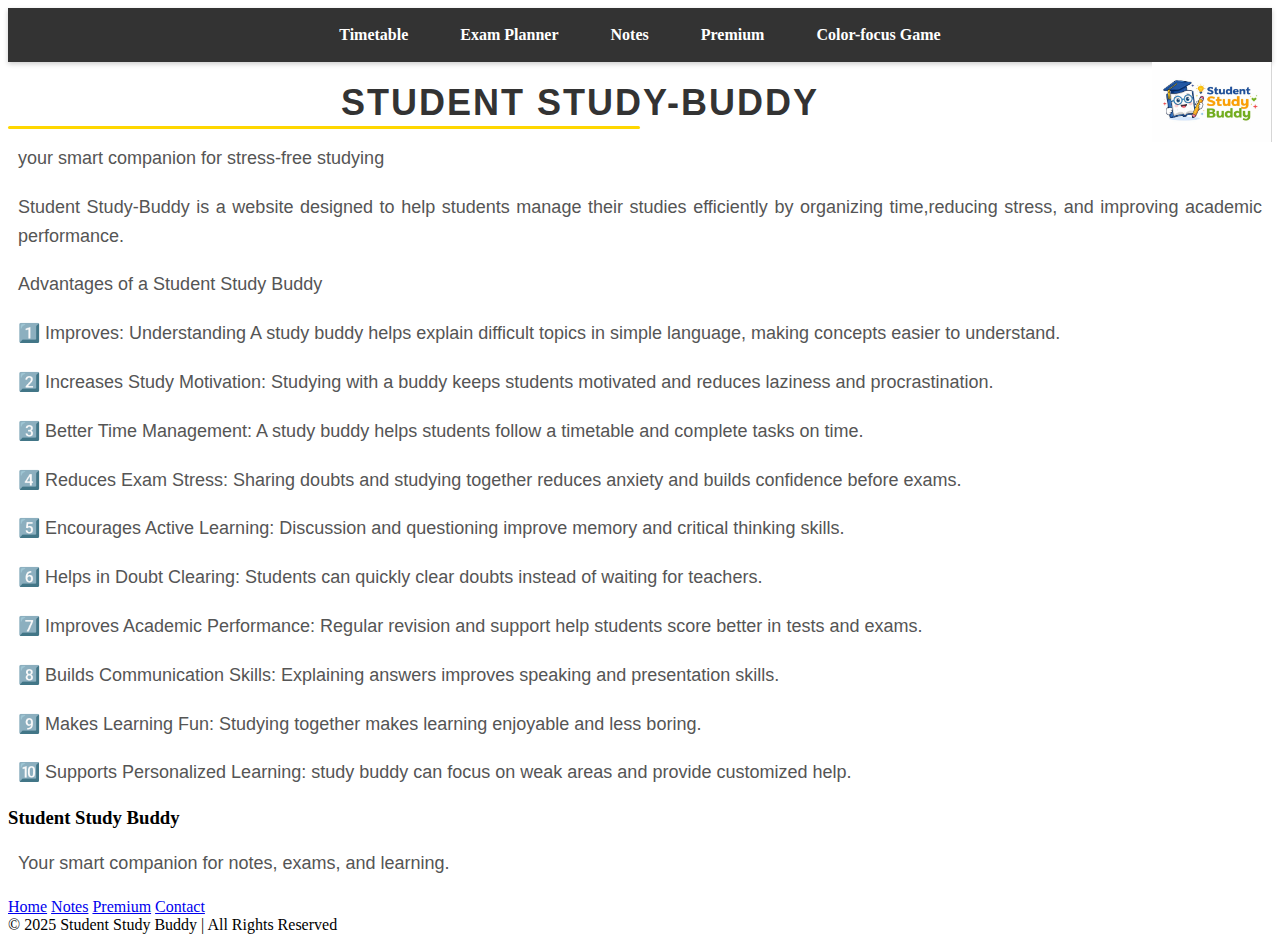
<file: index.html>
<!DOCTYPE html>
<html lang="en">
<head>
  <meta charset="UTF-8">
  <title>student study-buddy</title>
  <link href="design.css" rel="stylesheet">
  <style>
    .logo { width: 120px; height: auto; float: right; }
  </style>
</head>

<body>

  <nav class="navbar">
  <a href="timetable.html">Timetable</a>
  <a href="exam.html">Exam Planner</a>
  <a href="notes.html">Notes</a>
  <a href="premium.html">Premium</a>
  <a href="s.html">Color-focus Game</a>

</nav>

 <nav>
    <a href="sonam.html">
      <img class="logo" src="images/logo.png" alt="logo">
    </a>
  </nav>


  <script src="script.js"></script>
  <header>
  <h1>Student Study-Buddy</h1>
  <p>your smart companion for stress-free studying</p>
  
  
</header>
  <p>
    Student Study-Buddy is a website designed to help students manage their studies efficiently  by organizing time,reducing stress, and improving academic performance.</p>
  <p>Advantages of a Student Study Buddy</p>
<p>1️⃣ Improves: Understanding

A study buddy helps explain difficult topics in simple language, making concepts easier to understand.</p>

<p>2️⃣ Increases Study Motivation:

Studying with a buddy keeps students motivated and reduces laziness and procrastination.</p>

<P>3️⃣ Better Time Management:

A study buddy helps students follow a timetable and complete tasks on time.</P>

<P>4️⃣ Reduces Exam Stress:

Sharing doubts and studying together reduces anxiety and builds confidence before exams.</P>

<P>5️⃣ Encourages Active Learning:

Discussion and questioning improve memory and critical thinking skills.</p>

<P>6️⃣ Helps in Doubt Clearing:

Students can quickly clear doubts instead of waiting for teachers.</P>

<p>7️⃣ Improves Academic Performance:

Regular revision and support help students score better in tests and exams.</p>

<P>8️⃣ Builds Communication Skills:

Explaining answers improves speaking and presentation skills.</P>

<P>9️⃣ Makes Learning Fun:

Studying together makes learning enjoyable and less boring.</P>

<P>🔟 Supports Personalized Learning:

 study buddy can focus on weak areas and provide customized help.</p>
</body>


<footer class="footer">
  <div class="footer-content">
    <h3>Student Study Buddy</h3>
    <p>Your smart companion for notes, exams, and learning.</p>

    <div class="footer-links">
      <a href="#">Home</a>
      <a href="#">Notes</a>
      <a href="#">Premium</a>
      <a href="#">Contact</a>
    </div>

    <div class="footer-bottom">
      © 2025 Student Study Buddy | All Rights Reserved
    </div>
  </div>
</footer>
</file>
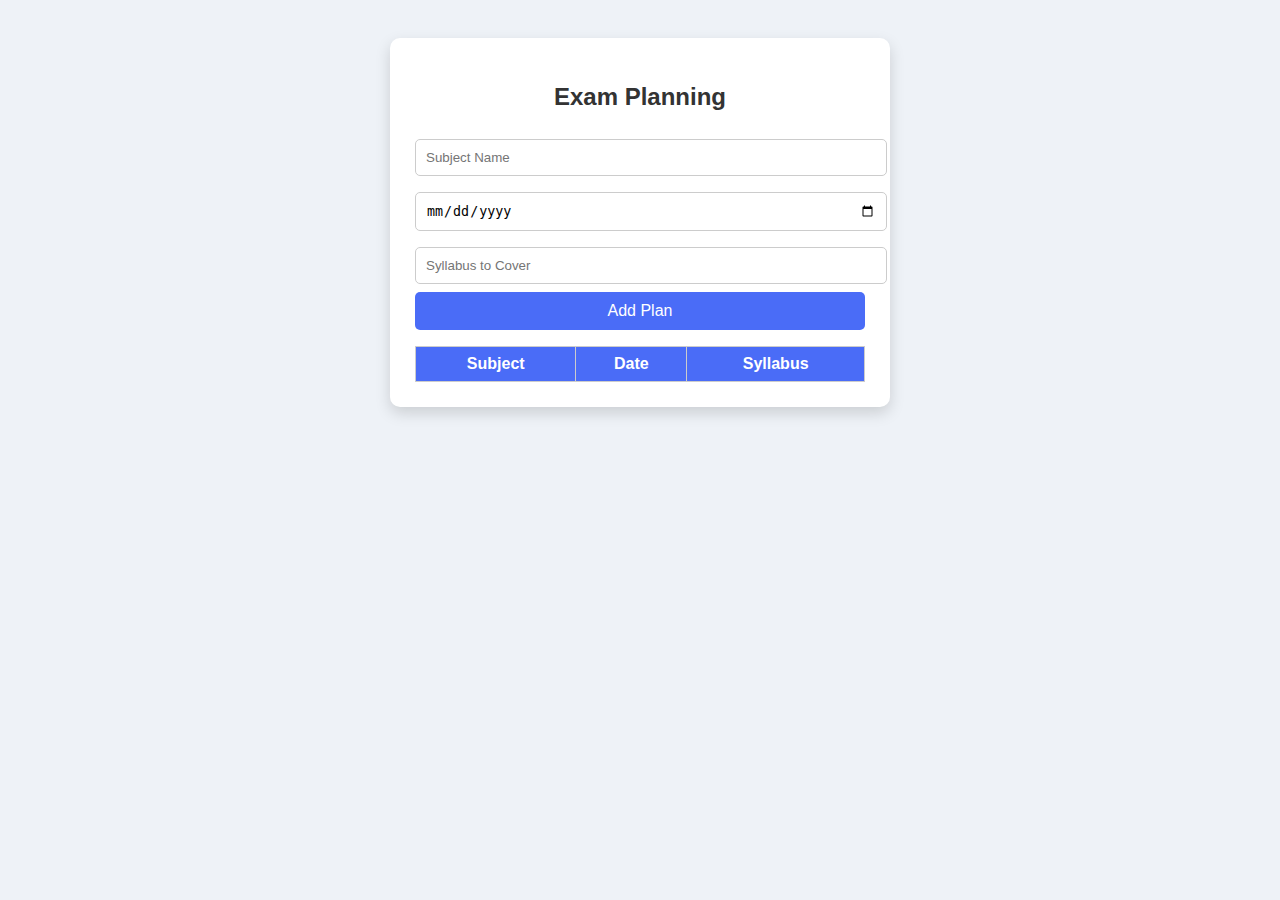
<file: exam.html>
<!DOCTYPE html>
<html>
<head>
  <title>Exam Planner</title>

  <style>
    body {
      font-family: Arial, sans-serif;
      background-color: #eef2f7;
      display: flex;
      justify-content: center;
      padding: 30px;
    }

    #planner {
      background: white;
      width: 450px;
      padding: 25px;
      border-radius: 10px;
      box-shadow: 0 6px 15px rgba(0,0,0,0.15);
    }

    h2 {
      text-align: center;
      color: #333;
    }

    input {
      width: 100%;
      padding: 10px;
      margin: 8px 0;
      border-radius: 5px;
      border: 1px solid #ccc;
    }

    button {
      width: 100%;
      padding: 10px;
      background-color: #4a6cf7;
      color: white;
      border: none;
      border-radius: 5px;
      font-size: 16px;
      cursor: pointer;
    }

    button:hover {
      background-color: #3655d8;
    }

    #message {
      color: red;
      text-align: center;
      margin-top: 8px;
    }

    table {
      width: 100%;
      border-collapse: collapse;
      margin-top: 15px;
    }

    th, td {
      border: 1px solid #ccc;
      padding: 8px;
      text-align: center;
    }

    th {
      background-color: #4a6cf7;
      color: white;
    }

    tr:nth-child(even) {
      background-color: #f3f6ff;
    }
  </style>
</head>

<body>

<div id="planner">
  <h2>Exam Planning</h2>

  <input type="text" id="subject" placeholder="Subject Name">
  <input type="date" id="date">
  <input type="text" id="syllabus" placeholder="Syllabus to Cover">
  <button onclick="addPlan()">Add Plan</button>

  <p id="message"></p>

  <table>
    <thead>
      <tr>
        <th>Subject</th>
        <th>Date</th>
        <th>Syllabus</th>
      </tr>
    </thead>
    <tbody id="planList"></tbody>
  </table>
</div>

<script>
function addPlan() {
  const subject = document.getElementById("subject").value.trim();
  const date = document.getElementById("date").value;
  const syllabus = document.getElementById("syllabus").value.trim();
  const message = document.getElementById("message");
  const list = document.getElementById("planList");

  if (subject === "" || date === "" || syllabus === "") {
    message.textContent = "Please fill all fields.";
    return;
  }

  message.textContent = "";

  const row = document.createElement("tr");
  row.innerHTML = `
    <td>${subject}</td>
    <td>${date}</td>
    <td>${syllabus}</td>
  `;

  list.appendChild(row);

  document.getElementById("subject").value = "";
  document.getElementById("date").value = "";
  document.getElementById("syllabus").value = "";
}
</script>
</body>
</html>
</file>
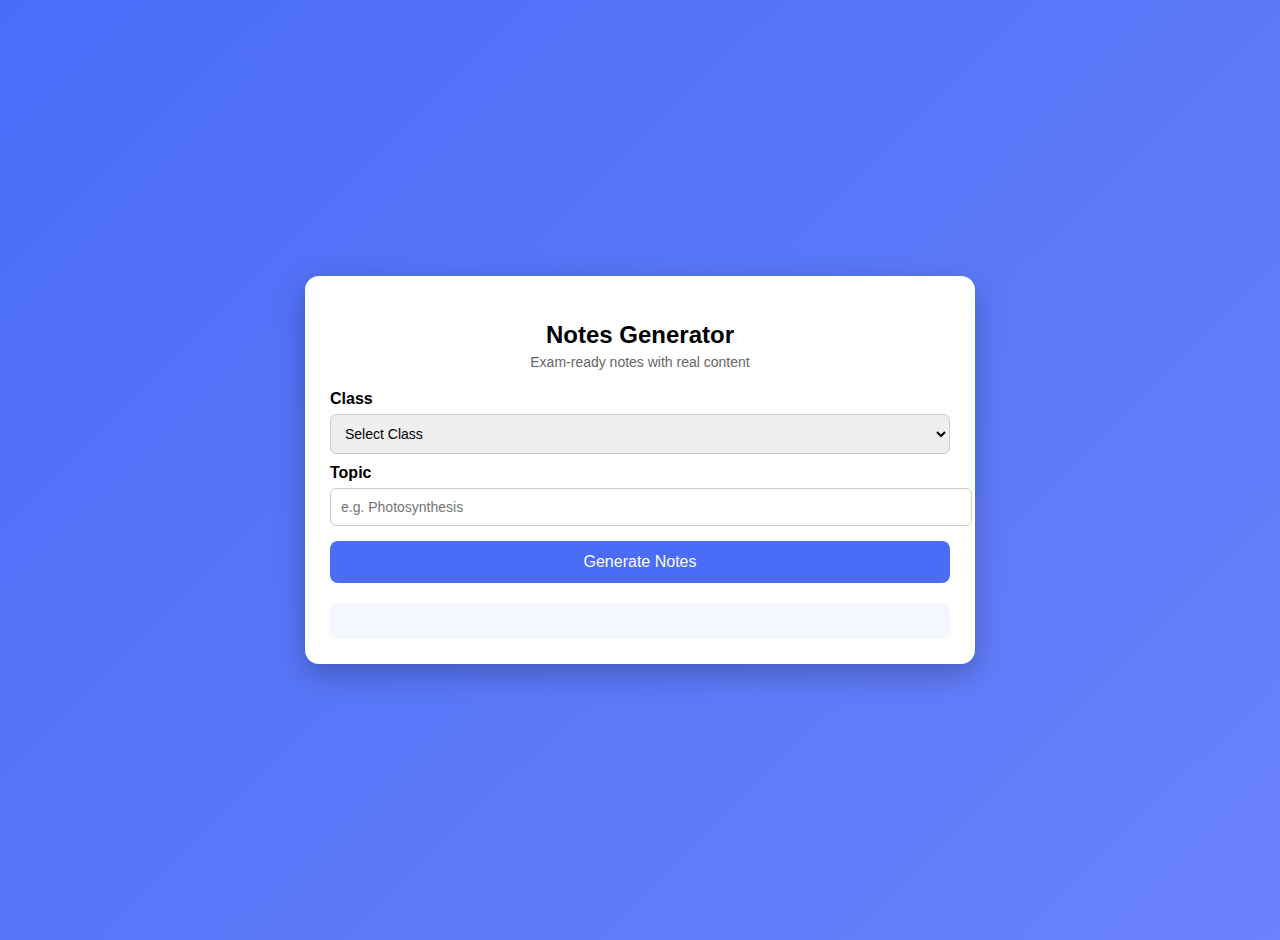
<file: notes.html>
<!DOCTYPE html>
<html lang="en">
<head>
  <title>Premium Notes Generator</title>
  <meta name="viewport" content="width=device-width, initial-scale=1.0">

  <style>
    body {
      margin: 0;
      font-family: "Segoe UI", Arial, sans-serif;
      background: linear-gradient(135deg, #4a6cf7, #6a82fb);
      min-height: 100vh;
      display: flex;
      justify-content: center;
      align-items: center;
      padding: 20px;
    }

    .card {
      background: #ffffff;
      width: 100%;
      max-width: 620px;
      border-radius: 14px;
      padding: 25px;
      box-shadow: 0 10px 30px rgba(0,0,0,0.25);
    }

    h2 {
      text-align: center;
      margin-bottom: 5px;
    }

    .subtitle {
      text-align: center;
      color: #666;
      font-size: 14px;
      margin-bottom: 20px;
    }

    label {
      font-weight: 600;
      margin-top: 10px;
      display: block;
    }

    select, input {
      width: 100%;
      padding: 10px;
      margin-top: 6px;
      border-radius: 6px;
      border: 1px solid #ccc;
      font-size: 14px;
    }

    button {
      width: 100%;
      margin-top: 15px;
      padding: 12px;
      background: #4a6cf7;
      color: white;
      border: none;
      border-radius: 8px;
      font-size: 16px;
      cursor: pointer;
    }

    button:hover {
      background: #3655d8;
    }

    .notes {
      margin-top: 20px;
      background: #f5f7ff;
      padding: 18px;
      border-radius: 8px;
      font-size: 14px;
      line-height: 1.7;
      white-space: pre-line;
    }

    .badge {
      display: inline-block;
      background: #4a6cf7;
      color: white;
      padding: 3px 8px;
      border-radius: 5px;
      font-size: 12px;
      margin-bottom: 10px;
    }
  </style>
</head>

<body>

<div class="card">
  <h2>Notes Generator</h2>
  <div class="subtitle">Exam-ready notes with real content</div>

  <label>Class</label>
  <select id="class">
    <option value="">Select Class</option>
    <option>Class 6</option>
    <option>Class 7</option>
    <option>Class 8</option>
    <option>Class 9</option>
    <option>Class 10</option>
  </select>

  <label>Topic</label>
  <input type="text" id="topic" placeholder="e.g. Photosynthesis">

  <button onclick="generateNotes()">Generate Notes</button>

  <div id="notes" class="notes"></div>
</div>

<script>
function generateNotes() {
  const cls = document.getElementById("class").value;
  const topic = document.getElementById("topic").value.trim().toLowerCase();
  const notesBox = document.getElementById("notes");

  if (cls === "" || topic === "") {
    notesBox.textContent = "Please select a class and enter a topic.";
    return;
  }

  let notes = "";

  // 🌿 PHOTOSYNTHESIS NOTES
  if (topic === "photosynthesis") {
    notes =
`📘 Class: ${cls}
📌 Topic: Photosynthesis

Definition:
Photosynthesis is the process by which green plants prepare their own food using sunlight, carbon dioxide, and water.

Chemical Equation:
6CO₂ + 6H₂O → C₆H₁₂O₆ + 6O₂
(Carbon dioxide + Water → Glucose + Oxygen)

Raw Materials Required:
• Sunlight
• Chlorophyll
• Carbon dioxide
• Water

Process of Photosynthesis:
1. Absorption of light energy by chlorophyll
2. Conversion of light energy into chemical energy
3. Splitting of water into hydrogen and oxygen
4. Formation of glucose

Importance of Photosynthesis:
• Provides food for plants
• Releases oxygen necessary for life
• Maintains balance of gases in the atmosphere

Conclusion:
Photosynthesis is essential for life on Earth as it forms the base of the food chain.`;
  }

  // 📘 GENERAL NOTES
  else {
    notes =
`📘 Class: ${cls}
📌 Topic: ${topic.charAt(0).toUpperCase() + topic.slice(1)}

Definition:
${topic} is an important topic included in the ${cls} syllabus.

Explanation:
This topic explains basic concepts in a clear and structured manner to help students understand the subject.

Key Points:
• Important for exams
• Builds basic understanding
• Helps in higher studies

Conclusion:
Understanding ${topic} improves conceptual clarity and exam performance.`;
  }

  notesBox.innerHTML = `<div class="badge">NOTES</div>\n${notes}`;
}
</script>

</body>
</html>
</file>
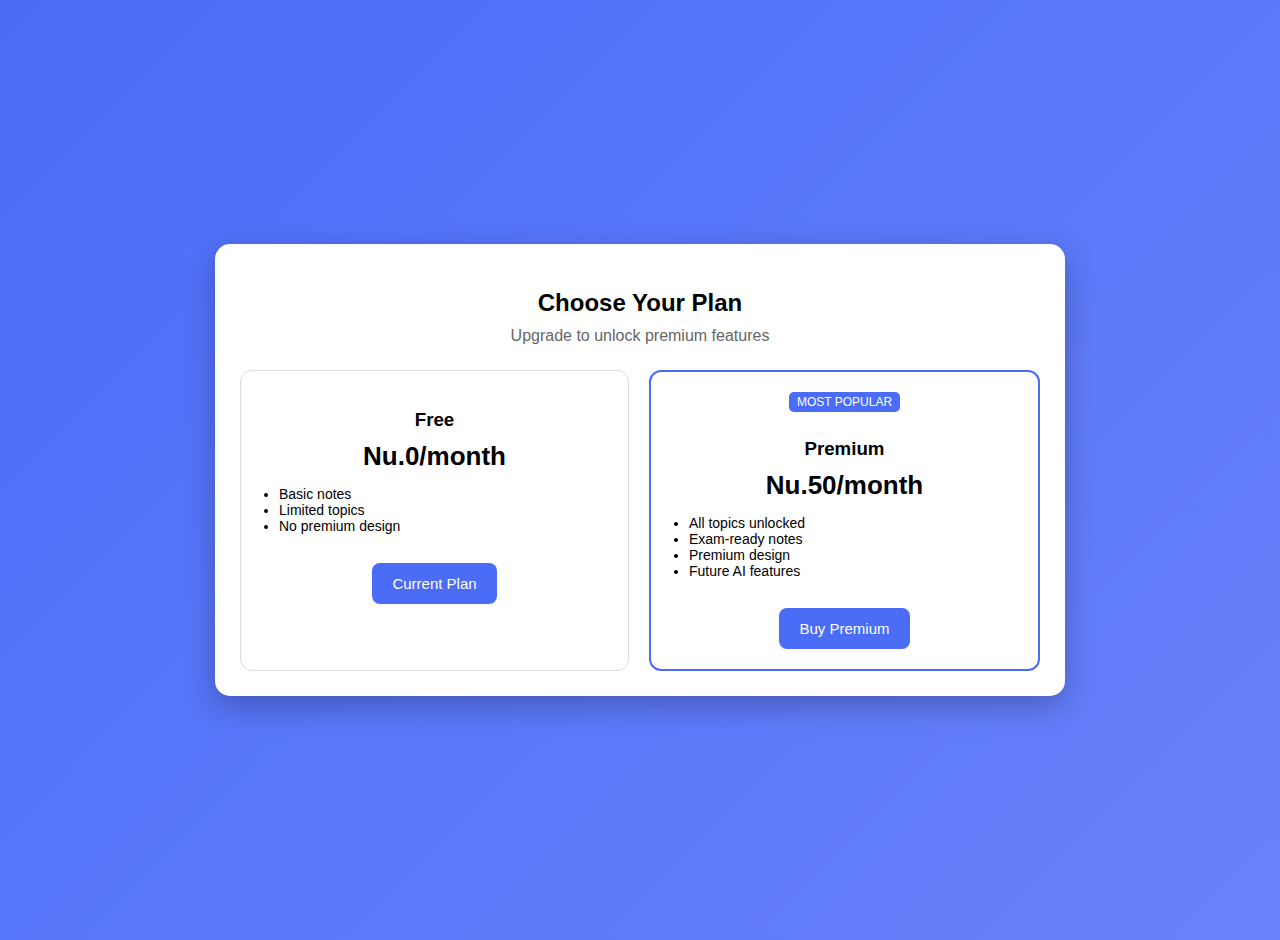
<file: premium.html>
<!DOCTYPE html>
<html lang="en">
<head>
  <title>Upgrade to Premium</title>
  <meta name="viewport" content="width=device-width, initial-scale=1.0">

  <style>
    body {
      margin: 0;
      font-family: Arial, sans-serif;
      background: linear-gradient(135deg, #4a6cf7, #6a82fb);
      min-height: 100vh;
      display: flex;
      justify-content: center;
      align-items: center;
      padding: 20px;
    }

    .menu {
      background: white;
      width: 100%;
      max-width: 800px;
      padding: 25px;
      border-radius: 15px;
      box-shadow: 0 10px 30px rgba(0,0,0,0.25);
    }

    h2 {
      text-align: center;
      margin-bottom: 10px;
    }

    .subtitle {
      text-align: center;
      color: #666;
      margin-bottom: 25px;
    }

    .plans {
      display: flex;
      gap: 20px;
      flex-wrap: wrap;
    }

    .plan {
      flex: 1;
      border: 1px solid #ddd;
      border-radius: 12px;
      padding: 20px;
      text-align: center;
    }

    .plan h3 {
      margin-bottom: 10px;
    }

    .price {
      font-size: 26px;
      font-weight: bold;
      margin: 10px 0;
    }

    ul {
      text-align: left;
      padding-left: 18px;
      font-size: 14px;
    }

    .btn {
      display: inline-block;
      margin-top: 15px;
      padding: 12px 20px;
      background: #4a6cf7;
      color: white;
      text-decoration: none;
      border-radius: 8px;
      font-size: 15px;
    }

    .btn:hover {
      background: #3655d8;
    }

    .premium {
      border: 2px solid #4a6cf7;
    }

    .badge {
      background: #4a6cf7;
      color: white;
      padding: 3px 8px;
      font-size: 12px;
      border-radius: 5px;
      display: inline-block;
      margin-bottom: 8px;
    }

    @media (max-width: 600px) {
      .plans {
        flex-direction: column;
      }
    }
  </style>
</head>

<body>

<div class="menu">
  <h2>Choose Your Plan</h2>
  <div class="subtitle">Upgrade to unlock premium features</div>

  <div class="plans">

    <!-- FREE PLAN -->
    <div class="plan">
      <h3>Free</h3>
      <div class="price">Nu.0/month</div>
      <ul>
        <li>Basic notes</li>
        <li>Limited topics</li>
        <li>No premium design</li>
      </ul>
      <a class="btn" href="#">Current Plan</a>
    </div>

    <!-- PREMIUM PLAN -->
    <div class="plan premium">
      <div class="badge">MOST POPULAR</div>
      <h3>Premium</h3>
      <div class="price">Nu.50/month</div>
      <ul>
        <li>All topics unlocked</li>
        <li>Exam-ready notes</li>
        <li>Premium design</li>
        <li>Future AI features</li>
      </ul>

      <!-- PAYMENT LINK -->
      <a class="btn" href="https://example.com/payment" target="_blank">
        Buy Premium
      </a>
    </div>

  </div>
</div>

</body>
</html>
</file>
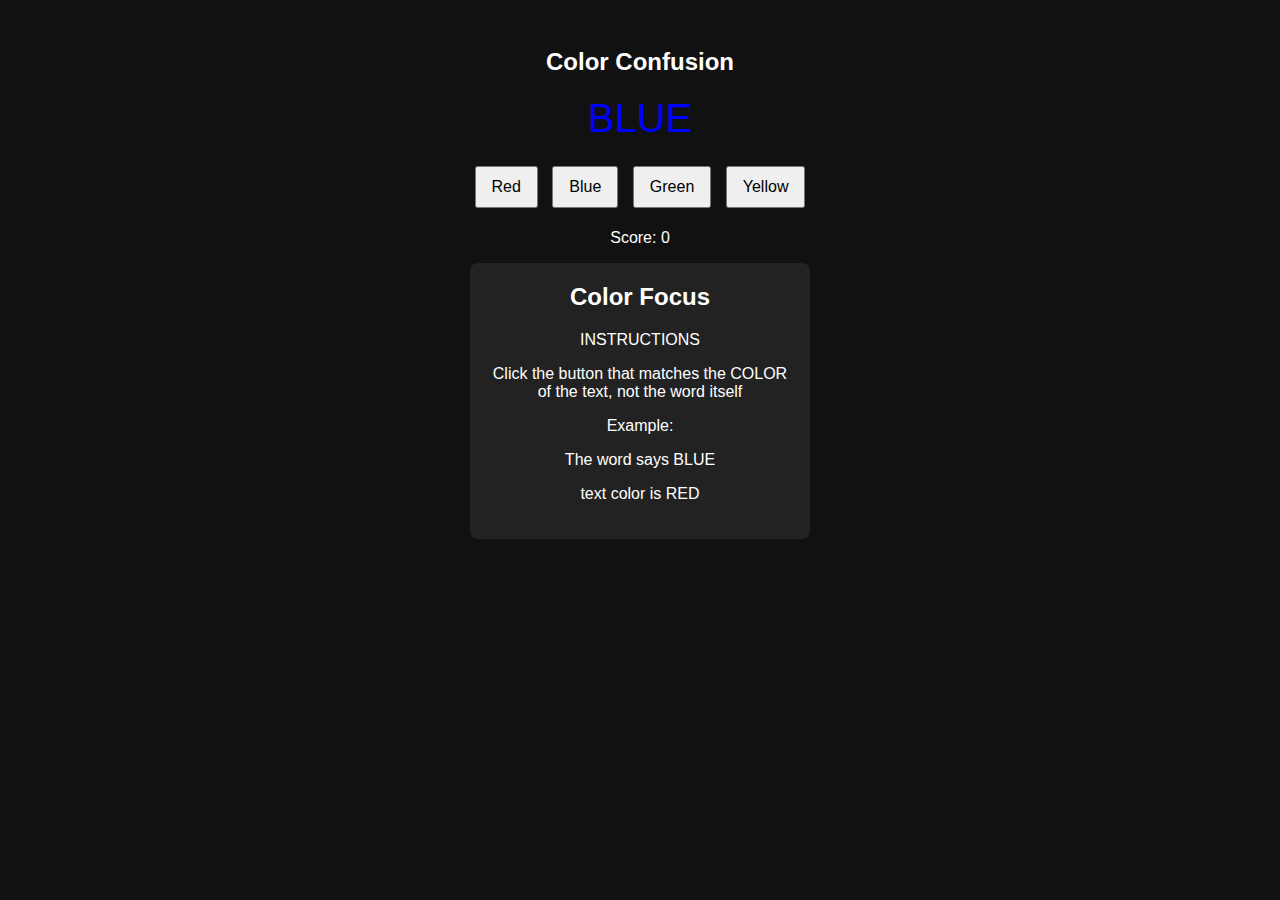
<file: s.html>
<!DOCTYPE html>
<html>
<head>
  <title>Mind Game Test</title>
</head>

<body>

<h2>Color Confusion</h2>

<div id="word" style="font-size:40px;">TEST</div>

<button onclick="check('red')">Red</button>
<button onclick="check('blue')">Blue</button>
<button onclick="check('green')">Green</button>
<button onclick="check('yellow')">Yellow</button>

<p>Score: <span id="score">0</span></p>

<script>
const colors = ["red", "blue", "green", "yellow"];
let score = 0;
let correctColor = "";

function newWord() {
  const word = document.getElementById("word");
  const color = colors[Math.floor(Math.random() * colors.length)];
  const text = colors[Math.floor(Math.random() * colors.length)];

  word.textContent = text.toUpperCase();
  word.style.color = color;
  correctColor = color;
}

function check(choice) {
  if (choice === correctColor) {
    score++;
  } else {
    score--;
  }
  document.getElementById("score").textContent = score;
  newWord();
}

newWord();
</script>
</body>
</html>


<!DOCTYPE html>
<html>
<head>
  <title>Mind Game</title>

  <style>
    body {
      background: #111;
      color: white;
      font-family: Arial, sans-serif;
      text-align: center;
      padding-top: 40px;
    }

    .game {
      width: 300px;
      margin: auto;
      background: #222;
      padding: 20px;
      border-radius: 8px;
    }

    h2 {
      margin-top: 0;
    }

    #word {
      font-size: 40px;
      margin: 20px 0;
    }

    button {
      padding: 10px 15px;
      margin: 5px;
      font-size: 16px;
      cursor: pointer;
    }

    #options {
      margin-top: 10px;
    }

    .score, .timer {
      margin-top: 15px;
      font-size: 16px;
    }
  </style>
</head>

<body>

  <div class="game">
    <h2>Color Focus</h2>
  <p>INSTRUCTIONS</p>
  <p>Click the button that matches the COLOR of the text, not the word itself</p>
  <p>Example:</p>

<P>The word says BLUE</P>

<p>text color is RED</p>
    
    </div>
  </div>

</body>
</html>
</file>
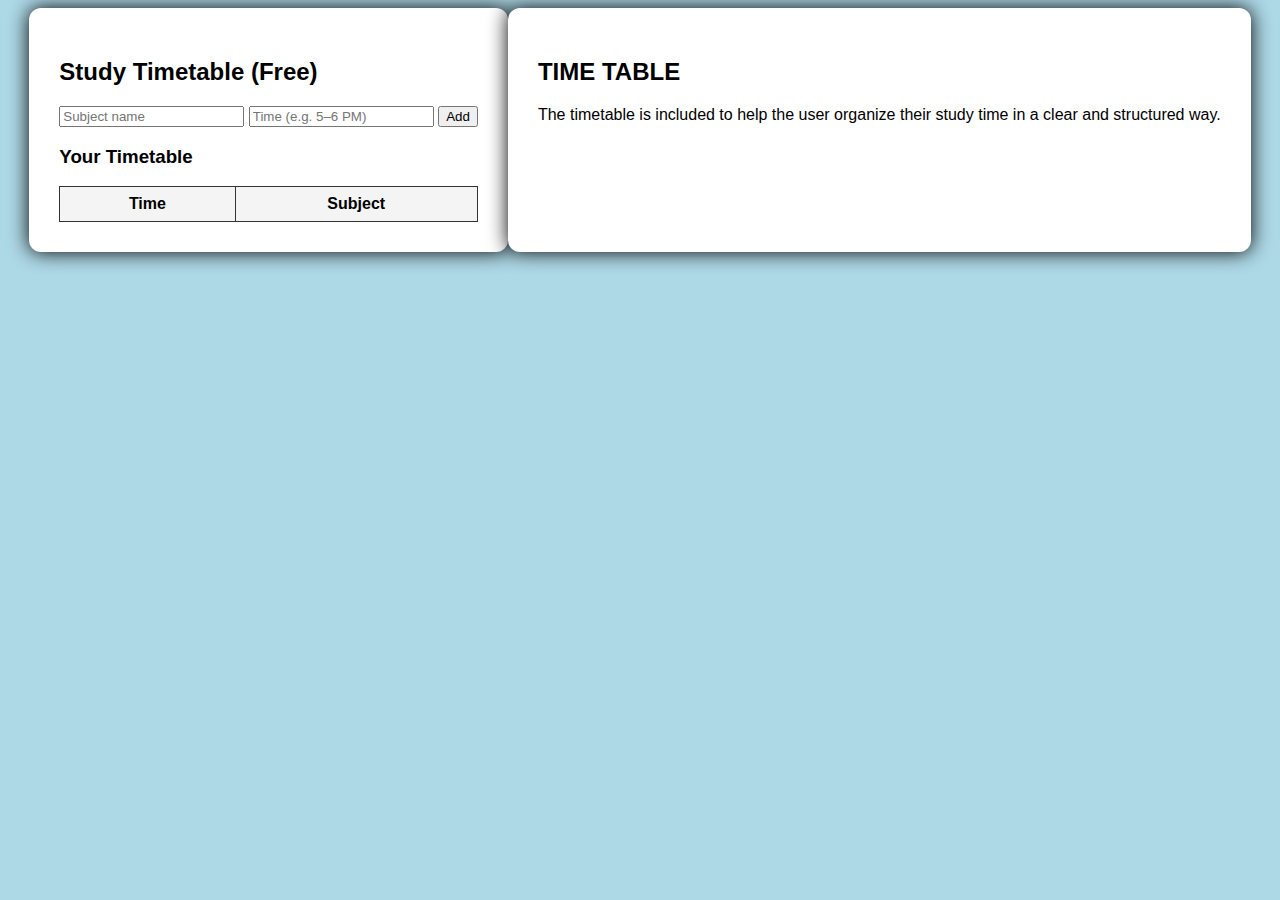
<file: timetable.html>
<!DOCTYPE html>
<html>
<head>
  <title>Study Timetable</title>

  <style>
    body {
      font-family: Arial, sans-serif;
    }

    #message {
      color: red;
      margin-top: 10px;
    }

    table {
      width: 100%;
      border-collapse: collapse;
      margin-top: 10px;
    }

    th, td {
      border: 1px solid #333;
      padding: 8px;
      text-align: center;
    }

    th {
      background-color: #f4f4f4;
    }

    tr:nth-child(even) {
      background-color: #eaeaea;
    }
  </style>
</head>

<body>

<section id="timetable">
  <h2>Study Timetable (Free)</h2>

  <input type="text" id="subject" placeholder="Subject name">
  <input type="text" id="time" placeholder="Time (e.g. 5–6 PM)">
  <button type="button" onclick="addTimetable()">Add</button>

  <p id="message"></p>

  <h3>Your Timetable</h3>

  <table>
    <thead>
      <tr>
        <th>Time</th>
        <th>Subject</th>
      </tr>
    </thead>
    <tbody id="timetablelist">
      <!-- rows added here -->
    </tbody>
  </table>
</section>

<script>
function addTimetable() {
  const subjectInput = document.getElementById("subject");
  const timeInput = document.getElementById("time");
  const message = document.getElementById("message");
  const tableBody = document.getElementById("timetablelist");

  const subject = subjectInput.value.trim();
  const time = timeInput.value.trim();

  if (subject === "" || time === "") {
    message.textContent = "Please enter both subject and time.";
    return;
  }

  message.textContent = "";

  const row = document.createElement("tr");

  const timeCell = document.createElement("td");
  timeCell.textContent = time;

  const subjectCell = document.createElement("td");
  subjectCell.textContent = subject;

  row.appendChild(timeCell);
  row.appendChild(subjectCell);

  tableBody.appendChild(row);

  subjectInput.value = "";
  timeInput.value = "";
}
</script>

</body>
</html>
<!DOCTYPE html>
<html>
<head>
  <style>
    body {
      background: lightblue;
      display: flex;
      justify-content: center;
    }

    #timetable {
      background: white;
      padding: 30px;
      border-radius: 12px;
      box-shadow: 0 0 20px black;
    }
  </style>
</head>

<body>
  <section id="timetable">
    <h2>TIME TABLE</h2>
    <p>The timetable is included to help the user organize  their study time in a clear and structured way.</p>
  </section>
</body>
</file>
<file: design.css>
Base/* styles for badges */
.badge {
  display: inline-block;
  padding: 8px 16px;
  font-size: 14px;
  font-weight: bold;
  text-align: end;
  border-radius: 20px;
  color: white;
  margin: 5px;
}

/* Style for the Free badge */
.free {
  background-color: #4CAF50;  /* Green */
  border: 2px solid #45a049;  /* Slightly darker green */
}

/* Style for the Premium badge */
.premium {
  background-color: #FFD700;  /* Gold */
  border: 2px solid #FFB700;  /* Slightly darker gold */
}

/* Add hover effects for interactivity */
.free:hover {
  background-color: #45a049;  /* Darker green on hover */
  cursor: pointer;
}

.premium:hover {
  background-color: #FFB700;  /* Darker gold on hover */
  cursor: pointer;
}
/* Base styles for the navbar */
.navbar {
  background-color: #333;  /* Dark background for navbar */
  padding: 10px 20px;
  display: flex;
  justify-content: center;  /* Center the items */
  align-items: center;
  gap: 20px;  /* Space between navbar items */
  box-shadow: 0 2px 5px rgba(0, 0, 0, 0.2);  /* Subtle shadow for effect */
}

/* Style for each navigation link */
.navbar a {
  color: white;
  text-decoration: none;
  font-size: 16px;
  font-weight: bold;
  padding: 8px 16px;
  border-radius: 8px;  /* Rounded corners for links */
  transition: background-color 0.3s ease, color 0.3s ease;  /* Smooth transitions for hover effects */
}

/* Hover effect for the links */
.navbar a:hover {
  background-color: #FFD700;  /* Gold background on hover */
  color: #333;  /* Dark text when hovered */
}
/* Style for <h1> */
h1 {
  font-family: 'Arial', sans-serif;  /* Choose a clean, modern font */
  font-size: 36px;  /* Large font size */
  font-weight: bold;  /* Make the text bold */
  color: #333;  /* Dark color for readability */
  text-align: center;  /* Center the heading */
  margin: 20px 0;  /* Add some space above and below the heading */
  text-transform: uppercase;  /* Make the text uppercase */
  letter-spacing: 2px;  /* Slightly increase the spacing between letters */
  position: relative;  /* For adding decorative effects */
}

/* Add a subtle underline effect */
h1::after {
  content: '';  /* Empty content for the line */
  position: absolute;
  bottom: -5px;  /* Position the line just below the text */
  left: 0;
  width: 50%;  /* Line width */
  height: 3px;  /* Line height */
  background-color: #FFD700;  /* Gold underline */
  margin: 0 auto;  /* Center the line */
  border-radius: 5px;  /* Rounded corners on the line */
}

/* Optional: Add hover effect for more interaction */
h1:hover {
  color: #FFD700;  /* Change text color to gold on hover */
  cursor: pointer;  /* Change cursor to indicate interactivity */
}
/* Style for <p> */
p {
  font-family: 'Roboto', sans-serif;  /* Use a modern, easy-to-read font */
  font-size: 18px;  /* Set the font size to make it readable */
  line-height: 1.6;  /* Increase line height for better readability */
  color: #555;  /* A soft, dark gray color for text */
  text-align: justify;  /* Justify the text for a clean look */
  margin: 20px 0;  /* Add some space above and below the paragraph */
  padding: 0 10px;  /* Add some horizontal padding for inner space */
}

/* Optional: Add a subtle background or border */
p.background {
  background-color: #f4f4f4;  /* Light gray background */
  border-left: 4px solid #FFD700;  /* Gold border on the left */
  padding-left: 20px;  /* Add space between the border and text */
/* Basic styles for the page */
body {
  font-family: Arial, sans-serif;
}

/* Page background */
body {
  font-family: Arial, sans-serif;
  background: #f2f6fc;
  display: flex;
  justify-content: center;
  padding: 40px;
}
img {
    max-width: 100%;
    height: auto;
    display: block;
    margin: 20px auto;
}
img {
    width: 200px;
    height: 200px;
    border-radius: 150px;

}





body {
  background: #111;
  display: flex;
  justify-content: center;
  align-items: center;
  height: 100vh;
  margin: 0;
}


p{
  color: gold;
}
</file>
